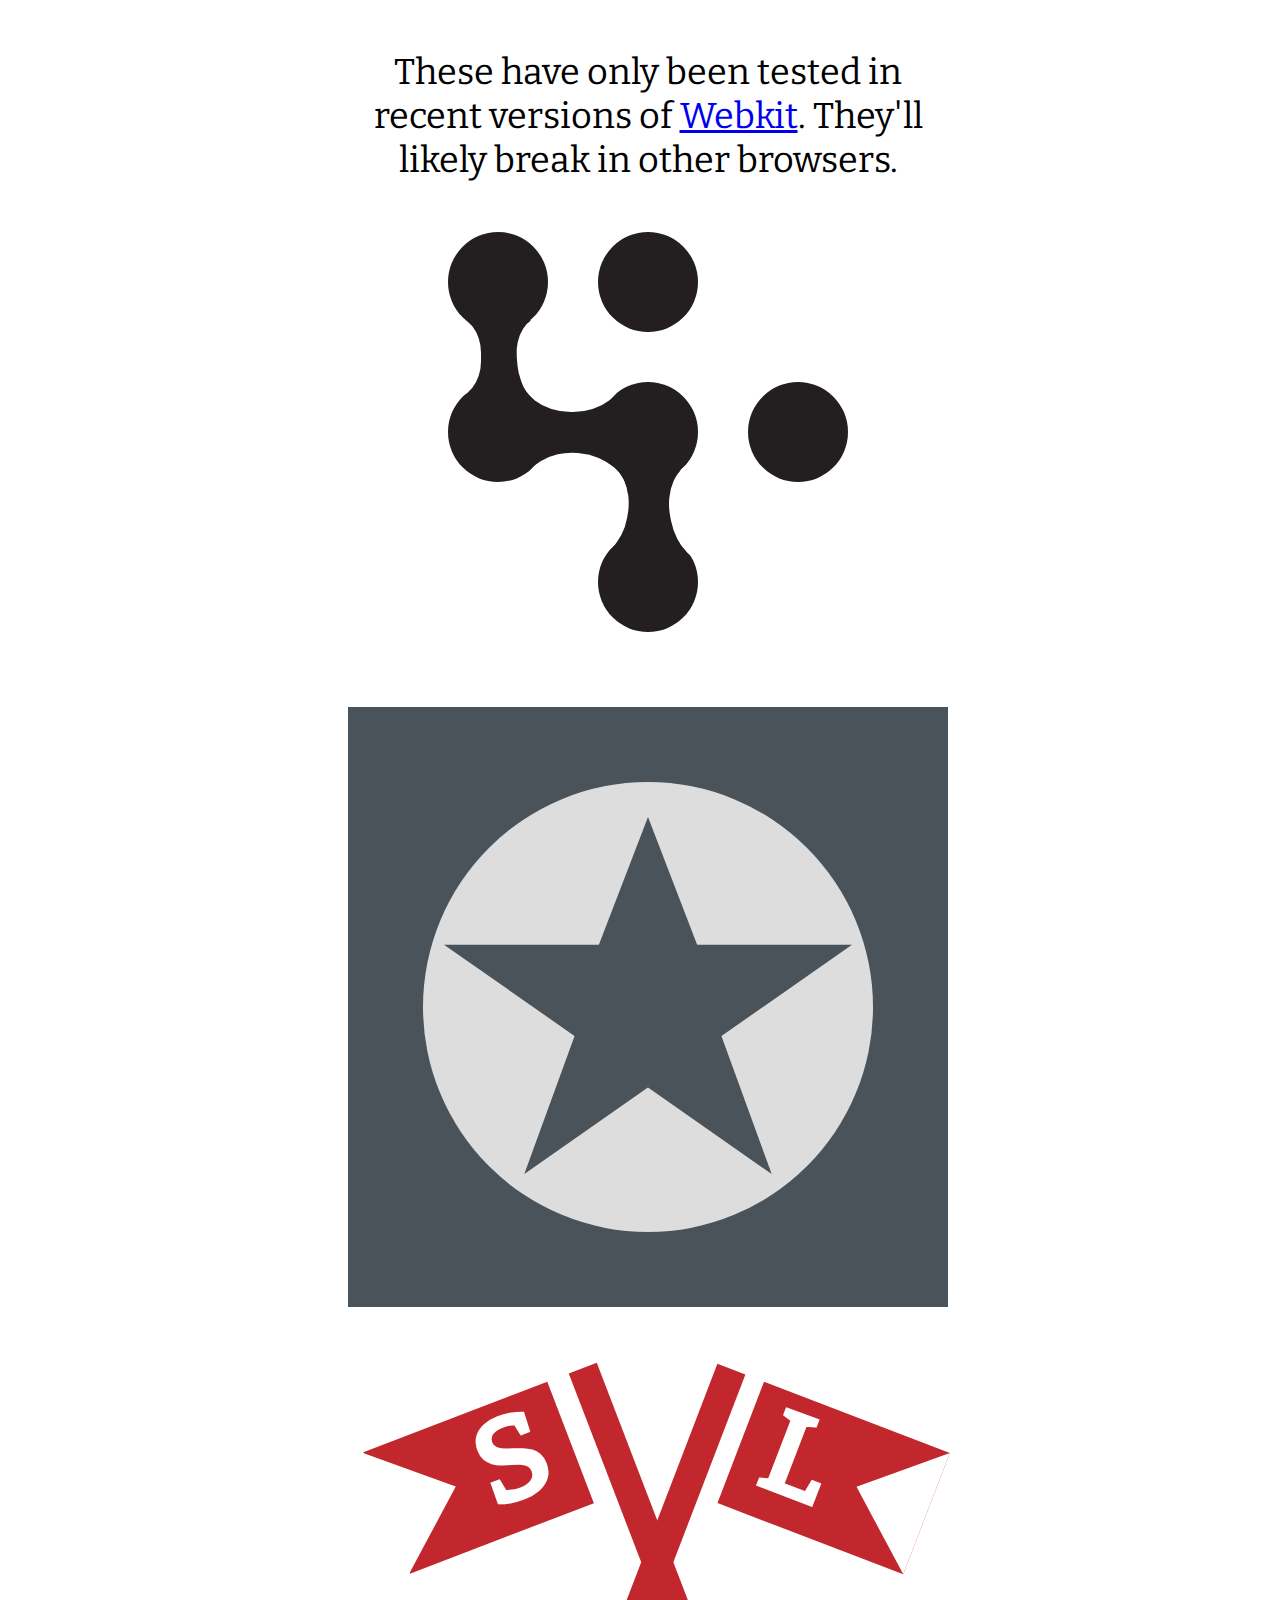
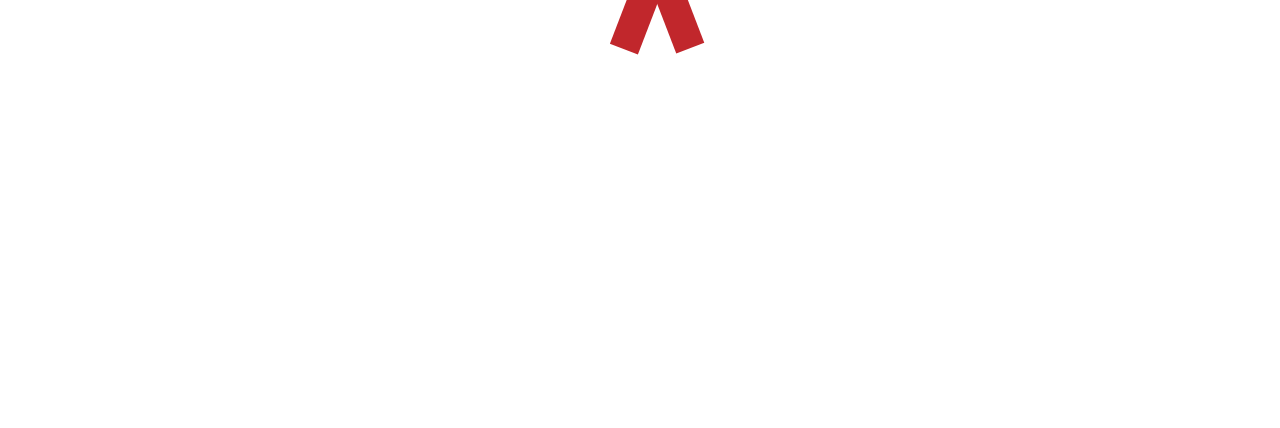
<file: index.html>
<!DOCTYPE html>
<head>
  <title>Logos Using CSS Transforms [@dankim]</title>
  <meta charset='UTF-8'>
  <link href='stylesheets/styles.css' media='screen' rel='stylesheet' type='text/css'>
  <link href="http://fonts.googleapis.com/css?family=Bitter:400,700' rel='stylesheet' type='text/css" media='screen' rel='stylesheet' type='text/css'>
</head>
<body>
  <p>
    These have only been tested in recent versions of <a href="http://www.webkit.org/" title="Webkit">Webkit<a>. They'll likely break in other browsers.
  </p>
  <a href='http://37signals.com' title='37signals'>
    <div class='signals-container' id='37signals'>
      <div class='group'>
        <div class='circle'></div>
        <div class='circle push-right'></div>
      </div>
      <div class='group'>
        <div class='vertical-connector'></div>
      </div>
      <div class='group'>
        <div class='circle'></div>
        <div class='horizontal-connector'></div>
        <div class='circle'></div>
        <div class='circle push-right'></div>
      </div>
      <div class='group'>
        <div class='vertical-connector push-center'></div>
      </div>
      <div class='group'>
        <div class='circle push-center'></div>
      </div>
      <div class='cutout1'></div>
      <div class='cutout2'></div>
      <div class='cutout3'></div>
      <div class='cutout4'></div>
      <div class='cutout5'></div>
      <div class='cutout6'></div>
    </div>
  </a>
  <a href='http://daringfireball.com' title='Daring Fireball'>
    <div class='df-container' id='daring-fireball'>
      <div class='df-circle'>
        <div class='star-container'>
          <div class='star1'></div>
          <div class='star2'></div>
          <div class='star3'></div>
        </div>
      </div>
    </div>
  </a>
  <a href='http://starterleague.com' title=' The Starter League'>
    <div class='sl-container' id='starter-league'>
      <div class='left-flag-container'>
        <div class='flag-left'>
          S
        </div>
        <div class='sl-box flagpole-left'></div>
        <div class='flag-left-cutout'></div>
      </div>
      <div class='right-flag-container'>
        <div class='flag-right'>
          L
        </div>
        <div class='sl-box flagpole-right'></div>
        <div class='flag-right-cutout'></div>
      </div>
    </div>
  </a>
  <script src='http://php.dankim.org/dankim-org-ga.js' type='text/javascript'></script>
</body>
</file>
<file: stylesheets/styles.css>
/* line 29, /Users/dankim/dropbox/web/github/logo-transforms/stylesheets/_shared.sass */
.group:before, .group:after {
  display: table;
  content: ""; }

/* line 33, /Users/dankim/dropbox/web/github/logo-transforms/stylesheets/_shared.sass */
.group:after {
  clear: both; }

/* line 36, /Users/dankim/dropbox/web/github/logo-transforms/stylesheets/_shared.sass */
.group {
  *zoom: 1; }

/* line 3, /Users/dankim/dropbox/web/github/logo-transforms/stylesheets/styles.sass */
body {
  width: 100%; }

/* line 6, /Users/dankim/dropbox/web/github/logo-transforms/stylesheets/styles.sass */
p {
  font-family: "Bitter", serif;
  font-size: 36px;
  margin: 50px auto;
  text-align: center;
  width: 600px; }

/* line 17, /Users/dankim/dropbox/web/github/logo-transforms/stylesheets/styles.sass */
.signals-container {
  width: 400px;
  position: relative;
  margin: 0 auto; }

/* line 22, /Users/dankim/dropbox/web/github/logo-transforms/stylesheets/styles.sass */
.box, .circle, .box-thin, .horizontal-connector, .box-short, .vertical-connector {
  height: 100px;
  width: 100px;
  float: left;
  background: #231f20;
  color: white; }

/* line 29, /Users/dankim/dropbox/web/github/logo-transforms/stylesheets/styles.sass */
.circle {
  -webkit-border-radius: 50%;
  -moz-border-radius: 50%;
  border-radius: 50%; }

/* line 33, /Users/dankim/dropbox/web/github/logo-transforms/stylesheets/styles.sass */
.push-right {
  margin-left: 50px; }

/* line 36, /Users/dankim/dropbox/web/github/logo-transforms/stylesheets/styles.sass */
.push-center {
  margin-left: 150px; }

/* line 39, /Users/dankim/dropbox/web/github/logo-transforms/stylesheets/styles.sass */
.box-thin, .horizontal-connector {
  width: 50px; }

/* line 43, /Users/dankim/dropbox/web/github/logo-transforms/stylesheets/styles.sass */
.box-short, .vertical-connector {
  height: 50px; }

/* line 47, /Users/dankim/dropbox/web/github/logo-transforms/stylesheets/styles.sass */
.vertical-connector {
  -webkit-transform: scale(0.65, 1.5); }

/* line 51, /Users/dankim/dropbox/web/github/logo-transforms/stylesheets/styles.sass */
.horizontal-connector {
  -webkit-transform: scale(1.5, 0.65); }

/* line 55, /Users/dankim/dropbox/web/github/logo-transforms/stylesheets/styles.sass */
.cutout1 {
  height: 84px;
  width: 67px;
  background: white;
  -webkit-border-radius: 45%;
  -moz-border-radius: 45%;
  border-radius: 45%;
  -webkit-transform: translate(-34px, 83px) rotate(0);
  -moz-transform: translate(-34px, 83px) rotate(0);
  -o-transform: translate(-34px, 83px) rotate(0);
  transform: translate(-34px, 83px) rotate(0);
  position: absolute;
  top: 0;
  left: 0; }

/* line 58, /Users/dankim/dropbox/web/github/logo-transforms/stylesheets/styles.sass */
.cutout2 {
  height: 87px;
  width: 67px;
  background: white;
  -webkit-border-radius: 45%;
  -moz-border-radius: 45%;
  border-radius: 45%;
  -webkit-transform: translate(69px, 83px) rotate(-5deg);
  -moz-transform: translate(69px, 83px) rotate(-5deg);
  -o-transform: translate(69px, 83px) rotate(-5deg);
  transform: translate(69px, 83px) rotate(-5deg);
  position: absolute;
  top: 0;
  left: 0; }

/* line 61, /Users/dankim/dropbox/web/github/logo-transforms/stylesheets/styles.sass */
.cutout3 {
  height: 81px;
  width: 104px;
  background: white;
  -webkit-border-radius: 49%;
  -moz-border-radius: 49%;
  border-radius: 49%;
  -webkit-transform: translate(72px, 99px) rotate(0);
  -moz-transform: translate(72px, 99px) rotate(0);
  -o-transform: translate(72px, 99px) rotate(0);
  transform: translate(72px, 99px) rotate(0);
  position: absolute;
  top: 0;
  left: 0; }

/* line 64, /Users/dankim/dropbox/web/github/logo-transforms/stylesheets/styles.sass */
.cutout4 {
  height: 80px;
  width: 104px;
  background: white;
  -webkit-border-radius: 49%;
  -moz-border-radius: 49%;
  border-radius: 49%;
  -webkit-transform: translate(75px, 221px) rotate(5deg);
  -moz-transform: translate(75px, 221px) rotate(5deg);
  -o-transform: translate(75px, 221px) rotate(5deg);
  transform: translate(75px, 221px) rotate(5deg);
  position: absolute;
  top: 0;
  left: 0; }

/* line 67, /Users/dankim/dropbox/web/github/logo-transforms/stylesheets/styles.sass */
.cutout5 {
  height: 97px;
  width: 72px;
  background: white;
  -webkit-border-radius: 48%;
  -moz-border-radius: 48%;
  border-radius: 48%;
  -webkit-transform: translate(108px, 229px) rotate(10deg);
  -moz-transform: translate(108px, 229px) rotate(10deg);
  -o-transform: translate(108px, 229px) rotate(10deg);
  transform: translate(108px, 229px) rotate(10deg);
  position: absolute;
  top: 0;
  left: 0; }

/* line 70, /Users/dankim/dropbox/web/github/logo-transforms/stylesheets/styles.sass */
.cutout6 {
  height: 102px;
  width: 72px;
  background: white;
  -webkit-border-radius: 48%;
  -moz-border-radius: 48%;
  border-radius: 48%;
  -webkit-transform: translate(222px, 229px) rotate(-11deg);
  -moz-transform: translate(222px, 229px) rotate(-11deg);
  -o-transform: translate(222px, 229px) rotate(-11deg);
  transform: translate(222px, 229px) rotate(-11deg);
  position: absolute;
  top: 0;
  left: 0; }

/* line 79, /Users/dankim/dropbox/web/github/logo-transforms/stylesheets/styles.sass */
.df-container {
  width: 500px;
  height: 500px;
  background: #4a525a;
  padding: 50px;
  margin: 75px auto; }

/* line 86, /Users/dankim/dropbox/web/github/logo-transforms/stylesheets/styles.sass */
.df-circle {
  margin: 25px;
  height: 450px;
  width: 450px;
  background: #dddddd;
  -webkit-border-radius: 50%;
  -moz-border-radius: 50%;
  border-radius: 50%; }

/* line 93, /Users/dankim/dropbox/web/github/logo-transforms/stylesheets/styles.sass */
.star-container {
  -webkit-transform: translate(25px, 150px); }

/* line 96, /Users/dankim/dropbox/web/github/logo-transforms/stylesheets/styles.sass */
.star1 {
  width: 0;
  height: 0;
  border-left: 200px solid transparent;
  border-right: 200px solid transparent;
  border-bottom: 140px solid #4a525a;
  -webkit-transform: translate(0, 0) rotate(35deg); }

/* line 99, /Users/dankim/dropbox/web/github/logo-transforms/stylesheets/styles.sass */
.star2 {
  width: 0;
  height: 0;
  border-left: 200px solid transparent;
  border-right: 200px solid transparent;
  border-bottom: 140px solid #4a525a;
  -webkit-transform: translate(0px, -140px) rotate(-35deg); }

/* line 102, /Users/dankim/dropbox/web/github/logo-transforms/stylesheets/styles.sass */
.star3 {
  width: 0;
  height: 0;
  border-left: 50px solid transparent;
  border-right: 50px solid transparent;
  border-bottom: 130px solid #4a525a;
  -webkit-transform: translate(150px, -395px) rotate(0); }

/* line 111, /Users/dankim/dropbox/web/github/logo-transforms/stylesheets/styles.sass */
.sl-container {
  width: 610px;
  padding-bottom: 200px;
  position: relative;
  font-family: "Bitter", serif;
  font-size: 120px;
  line-height: 120px;
  font-weight: bold;
  margin: 0 auto; }

/* line 121, /Users/dankim/dropbox/web/github/logo-transforms/stylesheets/styles.sass */
.flag-container, .left-flag-container, .right-flag-container {
  height: 500px;
  width: 500px;
  position: absolute; }

/* line 126, /Users/dankim/dropbox/web/github/logo-transforms/stylesheets/styles.sass */
.flag, .flag-left, .flag-right {
  background: #231f20;
  color: white;
  background: #c1272c;
  text-align: center;
  position: absolute;
  top: 0;
  left: 0; }

/* line 135, /Users/dankim/dropbox/web/github/logo-transforms/stylesheets/styles.sass */
.flagpole, .flagpole-left, .flagpole-right {
  height: 300px;
  width: 30px;
  background: #c1272c;
  position: absolute;
  top: 0;
  left: 0; }

/* line 143, /Users/dankim/dropbox/web/github/logo-transforms/stylesheets/styles.sass */
.flag-cutout, .flag-left-cutout, .flag-right-cutout {
  width: 0;
  height: 0; }

/* line 147, /Users/dankim/dropbox/web/github/logo-transforms/stylesheets/styles.sass */
.left-flag-container {
  -webkit-transform: rotate(-21deg) translate(100px, 0);
  -moz-transform: rotate(-21deg) translate(100px, 0);
  -o-transform: rotate(-21deg) translate(100px, 0);
  transform: rotate(-21deg) translate(100px, 0); }

/* line 151, /Users/dankim/dropbox/web/github/logo-transforms/stylesheets/styles.sass */
.flag-left {
  padding: 0 25px 10px 100px; }

/* line 155, /Users/dankim/dropbox/web/github/logo-transforms/stylesheets/styles.sass */
.flagpole-left {
  -webkit-transform: rotate(0) translate(220px, 0);
  -moz-transform: rotate(0) translate(220px, 0);
  -o-transform: rotate(0) translate(220px, 0);
  transform: rotate(0) translate(220px, 0); }

/* line 159, /Users/dankim/dropbox/web/github/logo-transforms/stylesheets/styles.sass */
.flag-left-cutout {
  border-top: 65px solid transparent;
  border-left: 75px solid white;
  border-bottom: 65px solid transparent;
  -webkit-transform: rotate(0) translate(-1px, 0);
  -moz-transform: rotate(0) translate(-1px, 0);
  -o-transform: rotate(0) translate(-1px, 0);
  transform: rotate(0) translate(-1px, 0); }

/* line 166, /Users/dankim/dropbox/web/github/logo-transforms/stylesheets/styles.sass */
.right-flag-container {
  -webkit-transform: rotate(21deg) translate(320px, -45px);
  -moz-transform: rotate(21deg) translate(320px, -45px);
  -o-transform: rotate(21deg) translate(320px, -45px);
  transform: rotate(21deg) translate(320px, -45px); }

/* line 170, /Users/dankim/dropbox/web/github/logo-transforms/stylesheets/styles.sass */
.flag-right {
  padding: 0 107px 10px 25px; }

/* line 174, /Users/dankim/dropbox/web/github/logo-transforms/stylesheets/styles.sass */
.flag-right-cutout {
  border-top: 65px solid transparent;
  border-right: 75px solid white;
  border-bottom: 65px solid transparent;
  -webkit-transform: rotate(0) translate(124px, 0);
  -moz-transform: rotate(0) translate(124px, 0);
  -o-transform: rotate(0) translate(124px, 0);
  transform: rotate(0) translate(124px, 0); }

/* line 181, /Users/dankim/dropbox/web/github/logo-transforms/stylesheets/styles.sass */
.flagpole-right {
  -webkit-transform: rotate(0) translate(-50px, 0);
  -moz-transform: rotate(0) translate(-50px, 0);
  -o-transform: rotate(0) translate(-50px, 0);
  transform: rotate(0) translate(-50px, 0); }
</file>
